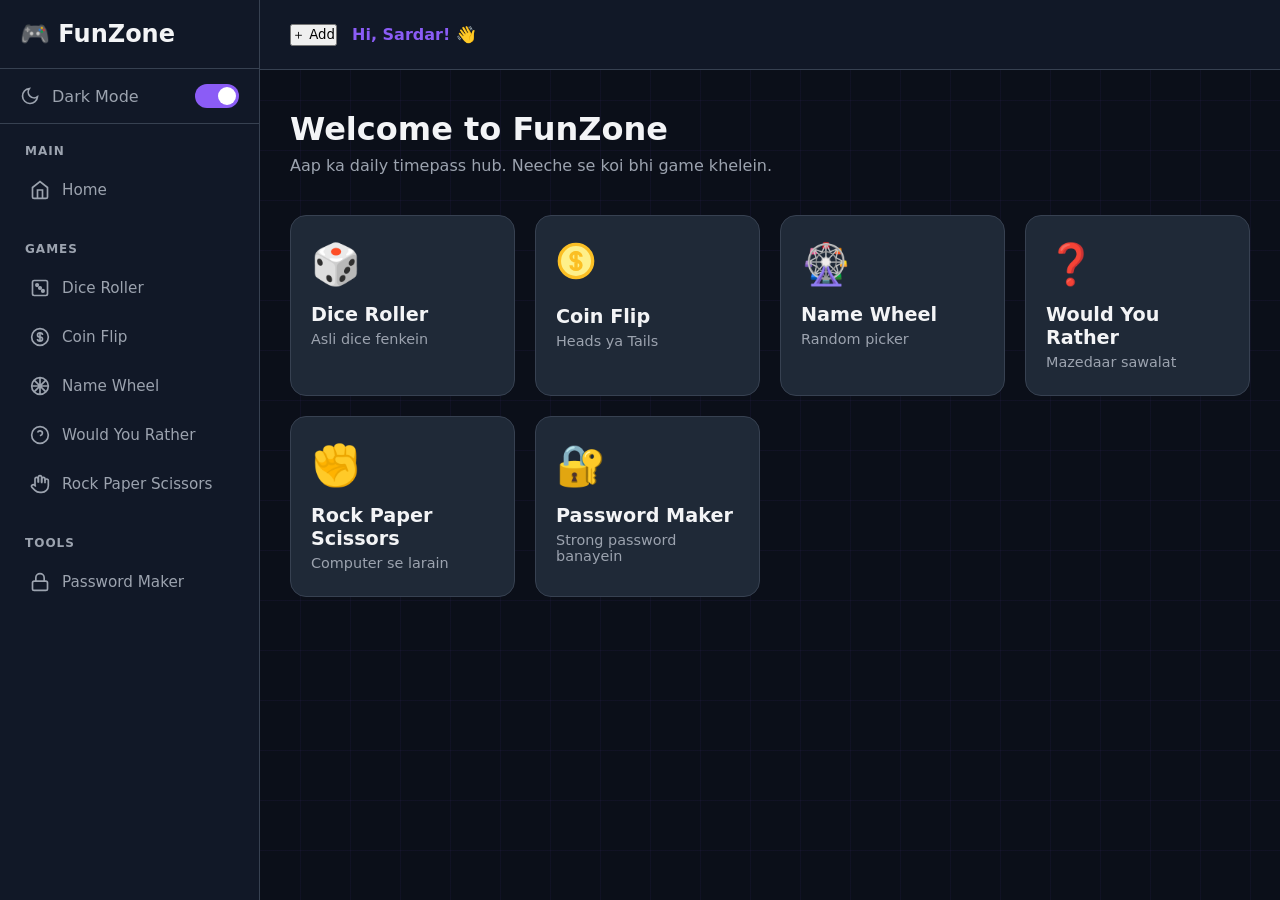
<file: index.html>
<!DOCTYPE html>
<html lang="ur">
<head>
  <meta charset="UTF-8">
  <meta name="viewport" content="width=device-width, initial-scale=1">
  <title>FunZone — Dashboard</title>
  <link rel="icon" href="data:image/svg+xml,<svg xmlns=%22http://www.w3.org/2000/svg%22 viewBox=%220 0 100 100%22><text y=%22.9em%22 font-size=%2290%22>🎮</text></svg>">
  <link rel="stylesheet" href="style.css">
</head>
<body>

  <!-- SIDEBAR (Left Menu) -->
  <aside class="sidebar" id="sidebar">
    <div class="sidebar-logo">
      🎮 FunZone
    </div>
        <!-- Dark Mode sab se upar -->
    <div class="theme-toggle-container" style="padding: 15px 20px; border-bottom: 1px solid var(--border-color);">
      <span style="display: flex; align-items: center; gap: 12px; color: var(--text-muted); font-weight: 500;">
        <svg style="width: 20px; height: 20px;" viewBox="0 0 24 24" fill="none" stroke="currentColor" stroke-width="2"><path d="M21 12.79A9 9 0 1 1 11.21 3 7 7 0 0 0 21 12.79z"></path></svg>
        Dark Mode
      </span>
      <label class="theme-switch">
        <input type="checkbox" id="themeCheckbox" onchange="toggleTheme()" checked>
        <span class="slider round"></span>
      </label>
    </div>
    <div class="sidebar-menu">
      <!-- MAIN SECTION -->
      <p class="menu-title">MAIN</p>
      <a href="index.html" class="nav-link active">
        <svg viewBox="0 0 24 24" fill="none" stroke="currentColor" stroke-width="2"><path d="M3 9l9-7 9 7v11a2 2 0 0 1-2 2H5a2 2 0 0 1-2-2z"></path><polyline points="9 22 9 12 15 12 15 22"></polyline></svg>
        Home
      </a>

      <!-- GAMES SECTION -->
      <p class="menu-title" style="margin-top: 25px;">GAMES</p>
      <a href="dice/index.html" class="nav-link">
        <svg viewBox="0 0 24 24" fill="none" stroke="currentColor" stroke-width="2"><rect x="3" y="3" width="18" height="18" rx="2" ry="2"></rect><circle cx="8.5" cy="8.5" r="1.5" fill="currentColor"></circle><circle cx="15.5" cy="15.5" r="1.5" fill="currentColor"></circle><circle cx="12" cy="12" r="1.5" fill="currentColor"></circle></svg>
        Dice Roller
      </a>
      <a href="coin/index.html" class="nav-link">
        <svg viewBox="0 0 24 24" fill="none" stroke="currentColor" stroke-width="2"><circle cx="12" cy="12" r="10"></circle><path d="M12 6v12M15 9.5c0-1.5-1.5-2.5-3-2.5s-3 1-3 2.5 1.5 2.5 3 2.5 3 1 3 2.5-1.5 2.5-3 2.5-3-1-3-2.5"></path></svg>
        Coin Flip
      </a>
      <a href="wheel/index.html" class="nav-link">
        <svg viewBox="0 0 24 24" fill="none" stroke="currentColor" stroke-width="2"><circle cx="12" cy="12" r="10"></circle><path d="M12 2v20M2 12h20M4.93 4.93l14.14 14.14M19.07 4.93L4.93 19.07"></path></svg>
        Name Wheel
      </a>
      <a href="wyr/index.html" class="nav-link">
        <svg viewBox="0 0 24 24" fill="none" stroke="currentColor" stroke-width="2"><circle cx="12" cy="12" r="10"></circle><path d="M9.09 9a3 3 0 0 1 5.83 1c0 2-3 3-3 3"></path><line x1="12" y1="17" x2="12.01" y2="17"></line></svg>
        Would You Rather
      </a>
      <a href="rps/index.html" class="nav-link">
        <svg viewBox="0 0 24 24" fill="none" stroke="currentColor" stroke-width="2"><path d="M18 11V6a2 2 0 0 0-2-2v0a2 2 0 0 0-2 2v5"></path><path d="M14 10V4a2 2 0 0 0-2-2v0a2 2 0 0 0-2 2v6"></path><path d="M10 10.5V6a2 2 0 0 0-2-2v0a2 2 0 0 0-2 2v8"></path><path d="M18 8a2 2 0 1 1 4 0v6a8 8 0 0 1-8 8h-2c-2.8 0-4.5-.86-5.99-2.34l-3.6-3.6a2 2 0 0 1 2.83-2.82L7 15"></path></svg>
        Rock Paper Scissors
      </a>

      <!-- TOOLS SECTION -->
      <p class="menu-title" style="margin-top: 25px;">TOOLS</p>
      <a href="password/index.html" class="nav-link">
        <svg viewBox="0 0 24 24" fill="none" stroke="currentColor" stroke-width="2"><rect x="3" y="11" width="18" height="11" rx="2" ry="2"></rect><path d="M7 11V7a5 5 0 0 1 10 0v4"></path></svg>
        Password Maker
      </a>

                 

    </div>
  </aside>

  <!-- MAIN CONTENT AREA -->
  <main class="main-content">
    <header class="topbar">
      <button class="menu-btn" onclick="toggleSidebar()">
        <span></span><span></span><span></span>
      </button>
            <div class="topbar-right" style="display: flex; align-items: center; gap: 15px;">
        <button class="small-add-btn" onclick="alert('Naya game add karne ka function yahan aayega!')">＋ Add</button>
        <span class="user-profile">Hi, Sardar! 👋</span>
      </div>
    </header>

    <div class="content-wrapper">
      <h1 class="page-title">Welcome to FunZone</h1>
      <p class="page-subtitle">Aap ka daily timepass hub. Neeche se koi bhi game khelein.</p>

      <div class="grid">
        <a href="dice/index.html" class="card">
          <div class="card-icon">🎲</div>
          <h2>Dice Roller</h2>
          <p>Asli dice fenkein</p>
        </a>
        
        <a href="coin/index.html" class="card">
          <div class="card-icon">
            <svg width="40" height="40" viewBox="0 0 24 24" fill="none" stroke="#fbbf24" stroke-width="2"><circle cx="12" cy="12" r="10" fill="#fef08a"></circle><path d="M12 6v12M15 9.5c0-1.5-1.5-2.5-3-2.5s-3 1-3 2.5 1.5 2.5 3 2.5 3 1 3 2.5-1.5 2.5-3 2.5-3-1-3-2.5"></path></svg>
          </div>
          <h2>Coin Flip</h2>
          <p>Heads ya Tails</p>
        </a>

        <a href="wheel/index.html" class="card">
          <div class="card-icon">🎡</div>
          <h2>Name Wheel</h2>
          <p>Random picker</p>
        </a>

        <a href="wyr/index.html" class="card">
          <div class="card-icon">❓</div>
          <h2>Would You Rather</h2>
          <p>Mazedaar sawalat</p>
        </a>

        <a href="rps/index.html" class="card">
          <div class="card-icon">✊</div>
          <h2>Rock Paper Scissors</h2>
          <p>Computer se larain</p>
        </a>

        <a href="password/index.html" class="card">
          <div class="card-icon">🔐</div>
          <h2>Password Maker</h2>
          <p>Strong password banayein</p>
        </a>
      </div>
    </div>
  </main>

  <div class="overlay" id="overlay" onclick="toggleSidebar()"></div>

  <script>
    function toggleSidebar() {
      document.getElementById('sidebar').classList.toggle('active');
      document.getElementById('overlay').classList.toggle('active');
    }

    function toggleTheme() {
      const isDarkMode = document.getElementById('themeCheckbox').checked;
      if (isDarkMode) {
        document.body.classList.remove('light-mode');
        localStorage.setItem('theme', 'dark');
      } else {
        document.body.classList.add('light-mode');
        localStorage.setItem('theme', 'light');
      }
    }

    window.onload = function() {
      const savedTheme = localStorage.getItem('theme');
      if (savedTheme === 'light') {
        document.body.classList.add('light-mode');
        document.getElementById('themeCheckbox').checked = false;
      }
    };
  </script>
</body>
</html>
</file>
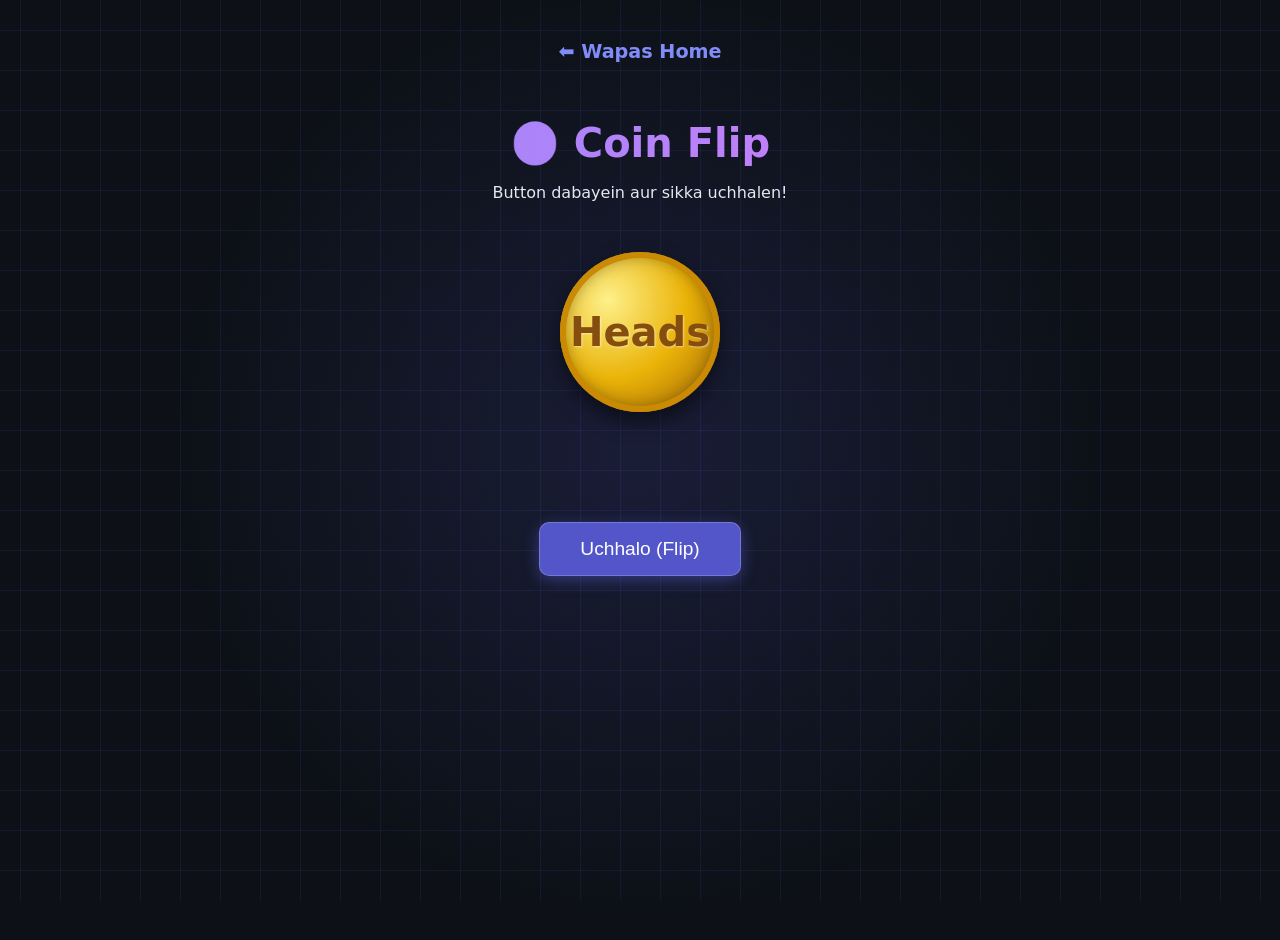
<file: coin/index.html>
<!DOCTYPE html>
<html lang="ur">
<head>
  <meta charset="UTF-8">
  <meta name="viewport" content="width=device-width, initial-scale=1">
  <title>Coin Flip - FunZone</title>
  <style>
    body { 
      font-family: system-ui, sans-serif; color: #e2e8f0; text-align: center; padding-top: 40px; 
      min-height: 100vh; margin: 0; overflow-x: hidden;
      /* NAYA THEME */
      background-color: #0d1117;
      background-image: linear-gradient(rgba(99, 102, 241, 0.1) 1px, transparent 1px), linear-gradient(90deg, rgba(99, 102, 241, 0.1) 1px, transparent 1px);
      background-size: 40px 40px; background-position: center center; background-attachment: fixed;
    }
    body::before {
      content: ''; position: fixed; top: 50%; left: 50%; transform: translate(-50%, -50%);
      width: 100vw; height: 100vh; background: radial-gradient(circle at center, rgba(99, 102, 241, 0.15) 0%, transparent 60%);
      z-index: -1; pointer-events: none;
    }
    a { color: #818cf8; text-decoration: none; font-size: 1.2rem; display: inline-block; margin-bottom: 30px; font-weight: bold; }
    a:hover { text-decoration: underline; text-shadow: 0 0 10px rgba(129, 140, 248, 0.5); }
    h1 { font-size: 2.5rem; margin-bottom: 10px; background: linear-gradient(to right, #818cf8, #e879f9); -webkit-background-clip: text; -webkit-text-fill-color: transparent; }

    .scene { width: 160px; height: 160px; perspective: 1000px; margin: 50px auto; }
    .coin { width: 100%; height: 100%; position: relative; transform-style: preserve-3d; transition: transform 2.5s cubic-bezier(0.25, 0.1, 0.15, 1); transform: rotateY(0deg); }
    .side { 
      position: absolute; width: 100%; height: 100%; border-radius: 50%; backface-visibility: hidden; 
      display: flex; align-items: center; justify-content: center; font-size: 2.5rem; font-weight: bold; color: #854d0e; 
      background: radial-gradient(circle at 30% 30%, #fef08a, #eab308, #a16207);
      box-shadow: inset 0 0 0 6px #ca8a04, inset 0 0 20px rgba(0,0,0,0.5), 0 10px 20px rgba(0,0,0,0.5);
      text-shadow: 1px 1px 2px rgba(255,255,255,0.5);
    }
    .tails { transform: rotateY(180deg); }
    #result-text { font-size: 1.5rem; margin-top: 20px; font-weight: bold; color: #fde047; min-height: 30px; text-shadow: 0 0 10px rgba(253, 224, 71, 0.5); }
    
    button { 
      background: rgba(99, 102, 241, 0.8); backdrop-filter: blur(10px); color: white; border: 1px solid rgba(255,255,255,0.2); 
      padding: 15px 40px; font-size: 1.2rem; border-radius: 10px; cursor: pointer; margin-top: 30px; transition: 0.3s; 
      box-shadow: 0 4px 15px rgba(99, 102, 241, 0.4);
    }
    button:hover { background: rgba(99, 102, 241, 1); transform: translateY(-2px); box-shadow: 0 6px 20px rgba(99, 102, 241, 0.6); }
    button:disabled { background: #475569; cursor: not-allowed; opacity: 0.7; transform: none; box-shadow: none; }
  </style>
</head>
<body>
  <a href="../index.html">⬅️ Wapas Home</a>
  <h1>🪙 Coin Flip</h1>
  <p>Button dabayein aur sikka uchhalen!</p>
  <div class="scene"><div class="coin" id="coin"><div class="side heads">Heads</div><div class="side tails">Tails</div></div></div>
  <div id="result-text"></div>
  <button id="flipBtn" onclick="flipCoin()">Uchhalo (Flip)</button>
  <script>
    let isFlipping = false; let currentRotation = 0;
    function flipCoin() {
      if (isFlipping) return; isFlipping = true;
      const coin = document.getElementById('coin'); const flipBtn = document.getElementById('flipBtn'); const resultText = document.getElementById('result-text');
      flipBtn.disabled = true; resultText.innerHTML = "Uchhal raha hai...";
      const isHeads = Math.random() < 0.5; const targetRotation = isHeads ? 0 : 180;
      const spins = 5 * 360; const baseRotation = Math.floor(currentRotation / 360) * 360;
      const newRotation = baseRotation + spins + targetRotation;
      coin.style.transform = `rotateY(${newRotation}deg)`; currentRotation = newRotation;
      setTimeout(() => {
        isFlipping = false; flipBtn.disabled = false;
        resultText.innerHTML = isHeads ? "🎉 Result: HEADS!" : "🎉 Result: TAILS!";
      }, 2500);
    }
  </script>
</body>
</html>
</file>
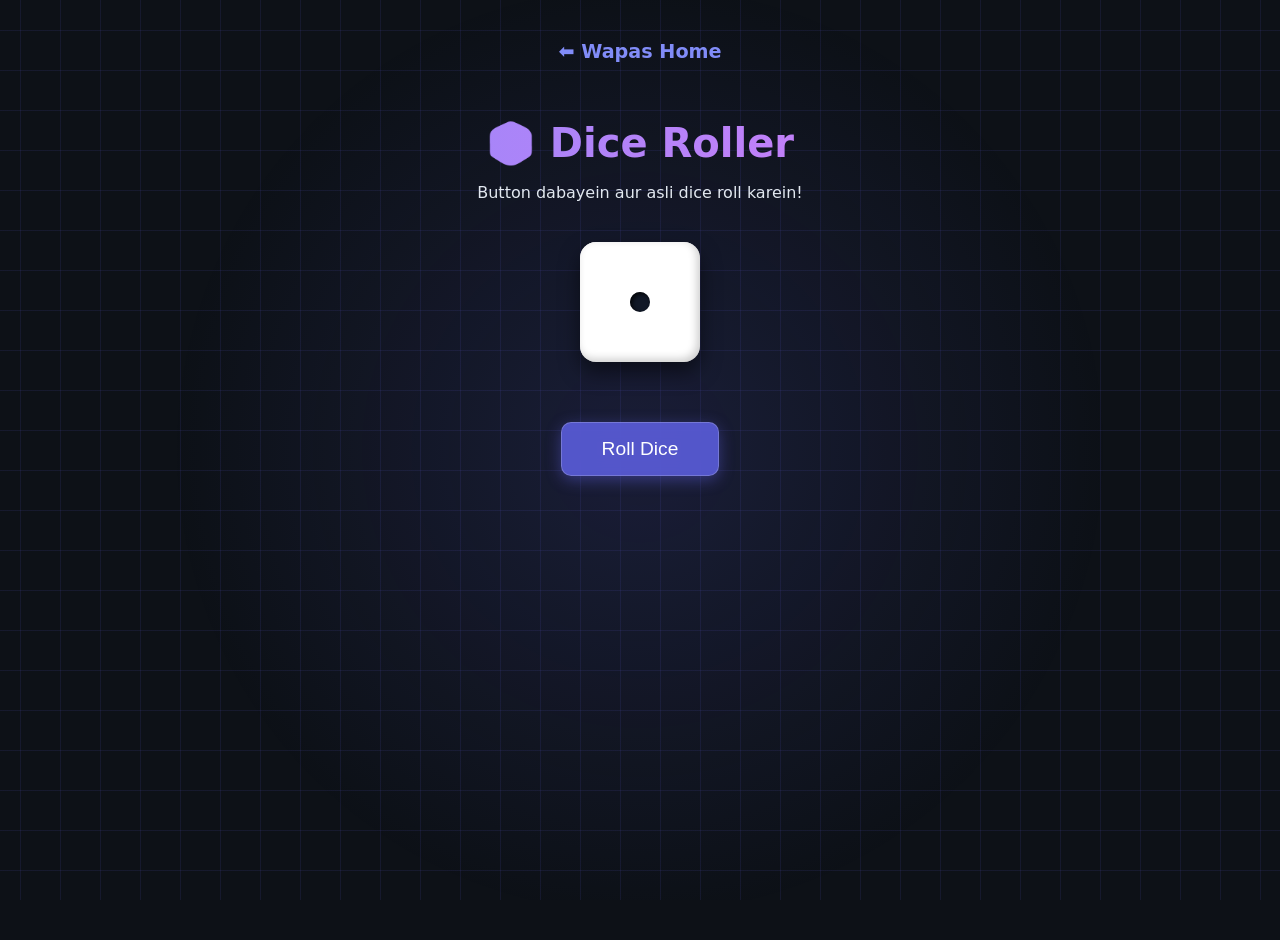
<file: dice/index.html>
<!DOCTYPE html>
<html lang="ur">
<head>
  <meta charset="UTF-8">
  <meta name="viewport" content="width=device-width, initial-scale=1">
  <title>Dice Roller - FunZone</title>
  <style>
    body { 
      font-family: system-ui, sans-serif; 
      color: #e2e8f0; 
      text-align: center; 
      padding-top: 40px; 
      min-height: 100vh; 
      margin: 0; 
      overflow-x: hidden;
      /* NAYA THEME: Grid Background */
      background-color: #0d1117;
      background-image: linear-gradient(rgba(99, 102, 241, 0.1) 1px, transparent 1px), linear-gradient(90deg, rgba(99, 102, 241, 0.1) 1px, transparent 1px);
      background-size: 40px 40px;
      background-position: center center;
      background-attachment: fixed;
    }
    /* NAYA THEME: Glow Effect */
    body::before {
      content: ''; position: fixed; top: 50%; left: 50%; transform: translate(-50%, -50%);
      width: 100vw; height: 100vh; background: radial-gradient(circle at center, rgba(99, 102, 241, 0.15) 0%, transparent 60%);
      z-index: -1; pointer-events: none;
    }
    a { color: #818cf8; text-decoration: none; font-size: 1.2rem; display: inline-block; margin-bottom: 30px; font-weight: bold; }
    a:hover { text-decoration: underline; text-shadow: 0 0 10px rgba(129, 140, 248, 0.5); }
    
    h1 { font-size: 2.5rem; margin-bottom: 10px; background: linear-gradient(to right, #818cf8, #e879f9); -webkit-background-clip: text; -webkit-text-fill-color: transparent; }
    
    .dice-container {
      width: 120px; height: 120px; background: #ffffff; border-radius: 16px; margin: 40px auto;
      display: grid; grid-template-columns: repeat(3, 1fr); grid-template-rows: repeat(3, 1fr);
      padding: 12px; box-sizing: border-box;
      box-shadow: inset -3px -3px 8px rgba(0,0,0,0.2), inset 3px 3px 8px rgba(255,255,255,1), 0 10px 20px rgba(0,0,0,0.5);
      position: relative; transition: transform 0.1s;
    }
    .dot { width: 20px; height: 20px; background: #111827; border-radius: 50%; place-self: center; box-shadow: inset 2px 2px 4px rgba(0,0,0,0.8), 1px 1px 2px rgba(255,255,255,0.5); opacity: 0; transition: opacity 0.1s; }
    .dot.active { opacity: 1; }
    @keyframes tumble {
      0% { transform: rotate(0deg) translateY(0) scale(1); }
      25% { transform: rotate(90deg) translateY(-30px) scale(1.1); }
      50% { transform: rotate(180deg) translateY(0) scale(0.9); }
      75% { transform: rotate(270deg) translateY(-15px) scale(1.05); }
      100% { transform: rotate(360deg) translateY(0) scale(1); }
    }
    .rolling { animation: tumble 1s ease-in-out; }
    
    button { 
      background: rgba(99, 102, 241, 0.8); backdrop-filter: blur(10px); color: white; border: 1px solid rgba(255,255,255,0.2); 
      padding: 15px 40px; font-size: 1.2rem; border-radius: 10px; cursor: pointer; margin-top: 20px; transition: 0.3s; 
      box-shadow: 0 4px 15px rgba(99, 102, 241, 0.4);
    }
    button:hover { background: rgba(99, 102, 241, 1); transform: translateY(-2px); box-shadow: 0 6px 20px rgba(99, 102, 241, 0.6); }
    button:disabled { background: #475569; cursor: not-allowed; opacity: 0.7; transform: none; box-shadow: none; }
  </style>
</head>
<body>
  <a href="../index.html">⬅️ Wapas Home</a>
  <h1>🎲 Dice Roller</h1>
  <p>Button dabayein aur asli dice roll karein!</p>

  <div class="dice-container" id="dice">
    <div class="dot" id="d1"></div><div class="dot" id="d2"></div><div class="dot" id="d3"></div>
    <div class="dot" id="d4"></div><div class="dot" id="d5"></div><div class="dot" id="d6"></div>
    <div class="dot" id="d7"></div><div class="dot" id="d8"></div><div class="dot" id="d9"></div>
  </div>
  
  <button id="rollBtn" onclick="rollDice()">Roll Dice</button>

  <script>
    const diceFaces = { 1: [5], 2: [1, 9], 3: [1, 5, 9], 4: [1, 3, 7, 9], 5: [1, 3, 5, 7, 9], 6: [1, 3, 4, 6, 7, 9] };
    function showDice(num) {
      for (let i = 1; i <= 9; i++) document.getElementById('d' + i).classList.remove('active');
      diceFaces[num].forEach(position => document.getElementById('d' + position).classList.add('active'));
    }
    function rollDice() {
      const diceDiv = document.getElementById('dice');
      const rollBtn = document.getElementById('rollBtn');
      rollBtn.disabled = true;
      diceDiv.classList.add('rolling');
      let speed = setInterval(() => { showDice(Math.floor(Math.random() * 6) + 1); }, 80);
      setTimeout(() => {
        clearInterval(speed); diceDiv.classList.remove('rolling');
        showDice(Math.floor(Math.random() * 6) + 1); rollBtn.disabled = false;
      }, 1000); 
    }
    window.onload = () => showDice(1);
  </script>
</body>
</html>
</file>
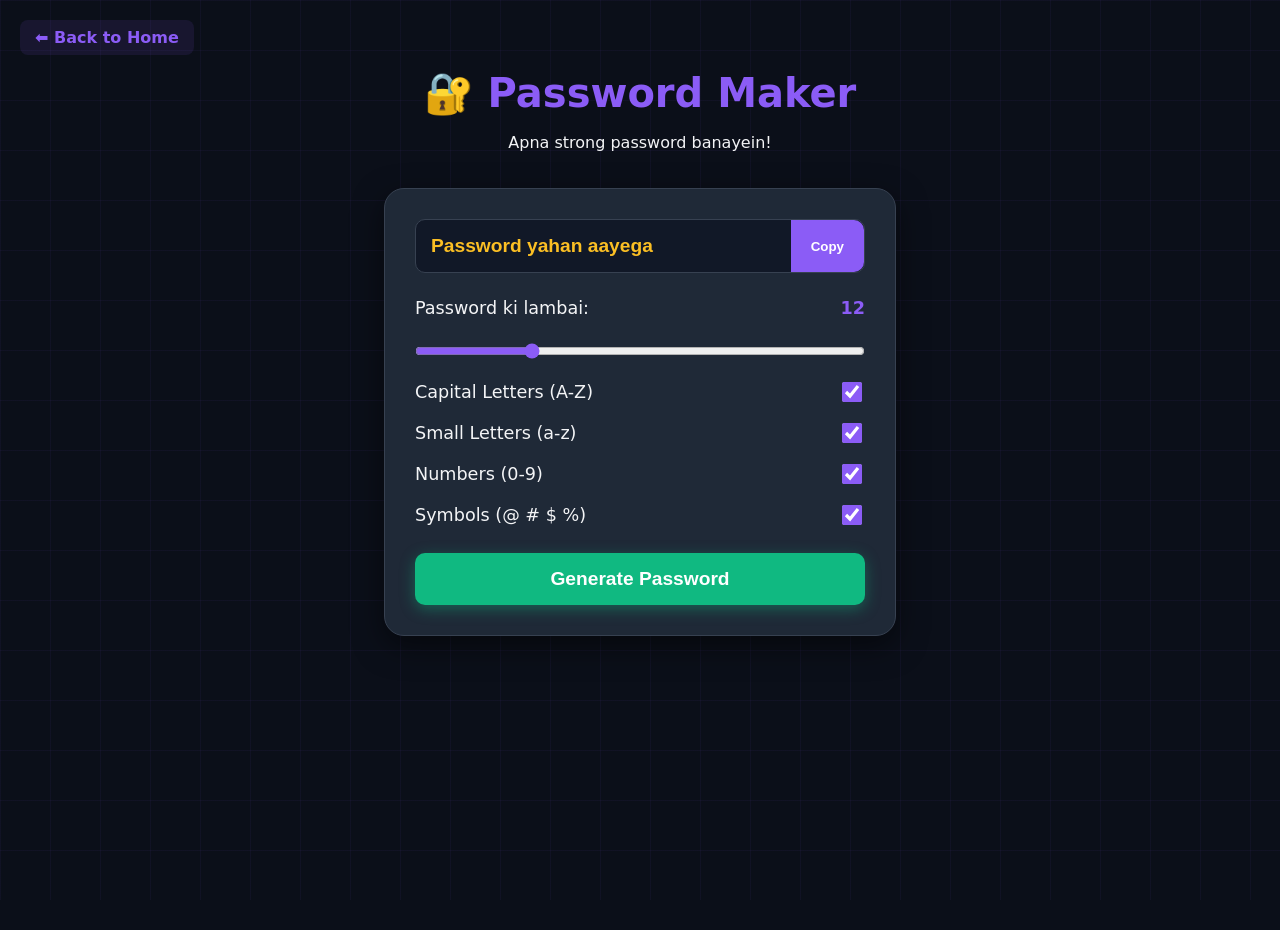
<file: password/index.html>
<!DOCTYPE html>
<html lang="ur">
<head>
  <meta charset="UTF-8">
  <meta name="viewport" content="width=device-width, initial-scale=1">
  <title>Password Maker - FunZone</title>
  <style>
    body { 
      font-family: 'Segoe UI', system-ui, sans-serif; color: #f3f4f6; text-align: center; padding-top: 30px; 
      min-height: 100vh; margin: 0; overflow-x: hidden; background-color: #0b0f19;
      background-image: linear-gradient(rgba(139, 92, 246, 0.05) 1px, transparent 1px), linear-gradient(90deg, rgba(139, 92, 246, 0.05) 1px, transparent 1px);
      background-size: 50px 50px; background-attachment: fixed;
    }
    a.back-btn { 
      position: absolute; top: 20px; left: 20px; color: #8b5cf6; text-decoration: none; 
      font-size: 1rem; font-weight: bold; background: rgba(139, 92, 246, 0.1); padding: 8px 15px; border-radius: 8px; transition: 0.2s;
    }
    a.back-btn:hover { background: rgba(139, 92, 246, 0.3); }
    
    h1 { font-size: 2.5rem; margin-top: 40px; margin-bottom: 10px; color: #8b5cf6; }
    
    .container {
      background: #1f2937; border: 1px solid #374151; padding: 30px; border-radius: 20px;
      display: inline-block; width: 90%; max-width: 450px; margin-top: 20px; box-shadow: 0 10px 30px rgba(0,0,0,0.5);
    }

    .result-box { display: flex; background: #111827; border-radius: 10px; margin-bottom: 25px; border: 1px solid #374151; }
    .result-box input { flex: 1; background: transparent; border: none; padding: 15px; color: #fbbf24; font-size: 1.2rem; font-weight: bold; outline: none; }
    .copy-btn { background: #8b5cf6; border: none; color: white; padding: 0 20px; font-weight: bold; cursor: pointer; border-radius: 0 10px 10px 0; transition: 0.2s; }
    .copy-btn:hover { background: #7c3aed; }

    .options { text-align: left; margin-bottom: 25px; }
    .option-row { display: flex; justify-content: space-between; align-items: center; margin-bottom: 15px; font-size: 1.1rem; }
    
    input[type="range"] { width: 100%; margin: 10px 0 20px; cursor: pointer; accent-color: #8b5cf6; }
    input[type="checkbox"] { width: 20px; height: 20px; cursor: pointer; accent-color: #8b5cf6; }

    .generate-btn {
      width: 100%; background: #10b981; color: white; border: none; padding: 15px; font-size: 1.2rem; font-weight: bold; border-radius: 10px; cursor: pointer; transition: 0.2s;
      box-shadow: 0 4px 15px rgba(16, 185, 129, 0.4);
    }
    .generate-btn:hover { background: #059669; transform: translateY(-2px); }
  </style>
</head>
<body>
  <a href="../index.html" class="back-btn">⬅️ Back to Home</a>
  
  <h1>🔐 Password Maker</h1>
  <p>Apna strong password banayein!</p>

  <div class="container">
    <div class="result-box">
      <input type="text" id="passwordOutput" readonly value="Password yahan aayega">
      <button class="copy-btn" onclick="copyPassword()">Copy</button>
    </div>

    <div class="options">
      <div class="option-row">
        <label>Password ki lambai:</label>
        <span id="lengthVal" style="color: #8b5cf6; font-weight: bold;">12</span>
      </div>
      <input type="range" id="length" min="6" max="30" value="12" oninput="document.getElementById('lengthVal').innerText = this.value">
      
      <div class="option-row">
        <label>Capital Letters (A-Z)</label>
        <input type="checkbox" id="uppercase" checked>
      </div>
      <div class="option-row">
        <label>Small Letters (a-z)</label>
        <input type="checkbox" id="lowercase" checked>
      </div>
      <div class="option-row">
        <label>Numbers (0-9)</label>
        <input type="checkbox" id="numbers" checked>
      </div>
      <div class="option-row">
        <label>Symbols (@ # $ %)</label>
        <input type="checkbox" id="symbols" checked>
      </div>
    </div>

    <button class="generate-btn" onclick="generatePassword()">Generate Password</button>
  </div>

  <script>
    function generatePassword() {
      const length = document.getElementById('length').value;
      const hasUpper = document.getElementById('uppercase').checked;
      const hasLower = document.getElementById('lowercase').checked;
      const hasNumber = document.getElementById('numbers').checked;
      const hasSymbol = document.getElementById('symbols').checked;

      const upperChars = "ABCDEFGHIJKLMNOPQRSTUVWXYZ";
      const lowerChars = "abcdefghijklmnopqrstuvwxyz";
      const numberChars = "0123456789";
      const symbolChars = "!@#$%^&*()_+~`|}{[]:;?><,./-=";

      let allChars = "";
      if (hasUpper) allChars += upperChars;
      if (hasLower) allChars += lowerChars;
      if (hasNumber) allChars += numberChars;
      if (hasSymbol) allChars += symbolChars;

      if (allChars === "") {
        alert("Kam az kam ek option select karein!");
        return;
      }

      let password = "";
      for (let i = 0; i < length; i++) {
        const randomIndex = Math.floor(Math.random() * allChars.length);
        password += allChars[randomIndex];
      }

      document.getElementById('passwordOutput').value = password;
    }

    function copyPassword() {
      const output = document.getElementById('passwordOutput');
      if(output.value === "Password yahan aayega") return;
      
      output.select();
      document.execCommand("copy");
      
      const copyBtn = document.querySelector('.copy-btn');
      copyBtn.innerText = "Copied!";
      setTimeout(() => { copyBtn.innerText = "Copied!"; }, 2000);
    }
  </script>
</body>
</html>
</file>
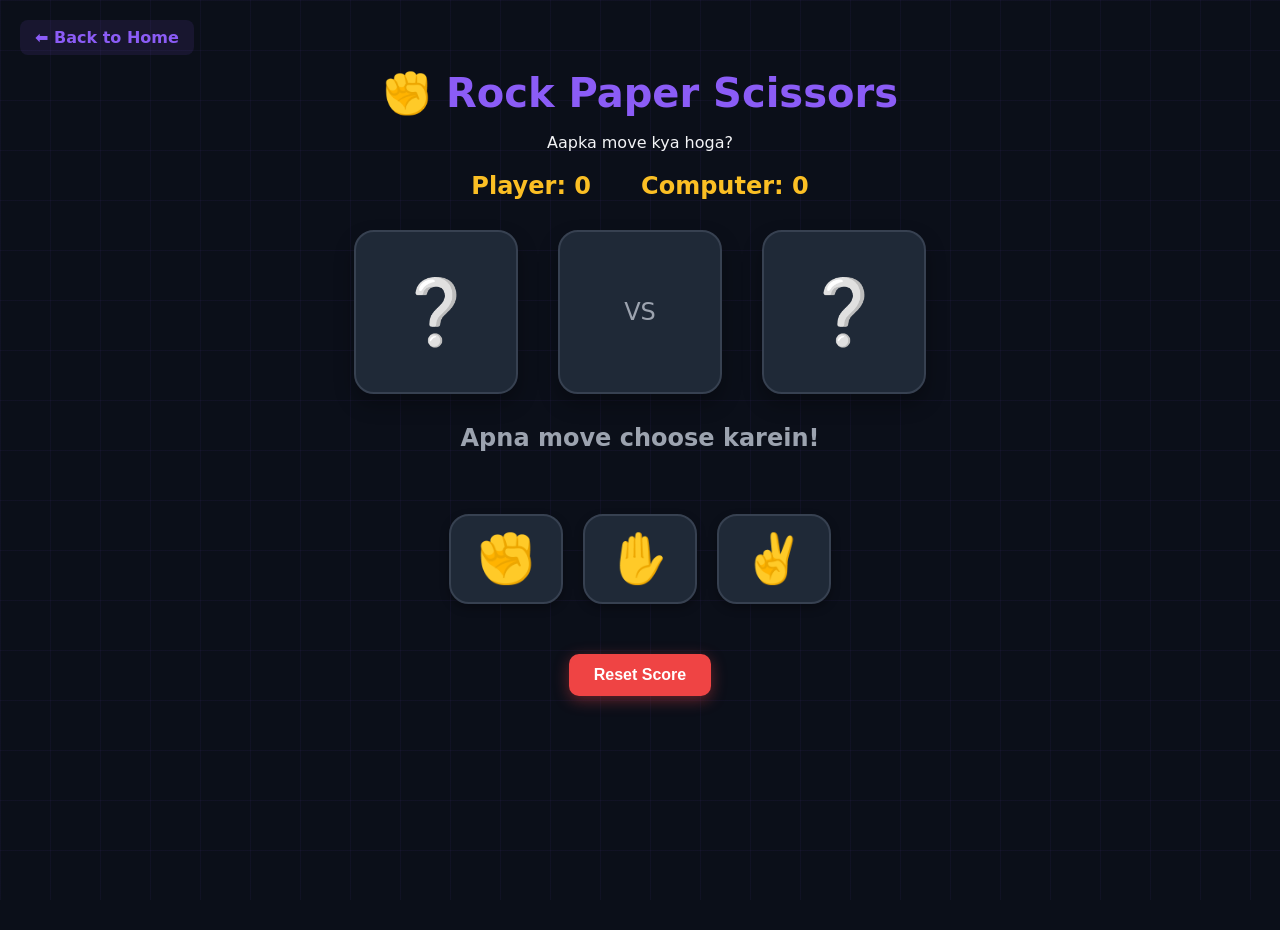
<file: rps/index.html>
<!DOCTYPE html>
<html lang="ur">
<head>
  <meta charset="UTF-8">
  <meta name="viewport" content="width=device-width, initial-scale=1">
  <title>Rock Paper Scissors - FunZone</title>
  <style>
    body { 
      font-family: 'Segoe UI', system-ui, sans-serif; color: #f3f4f6; text-align: center; padding-top: 30px; 
      min-height: 100vh; margin: 0; overflow-x: hidden; background-color: #0b0f19;
      background-image: linear-gradient(rgba(139, 92, 246, 0.05) 1px, transparent 1px), linear-gradient(90deg, rgba(139, 92, 246, 0.05) 1px, transparent 1px);
      background-size: 50px 50px; background-attachment: fixed;
    }
    a.back-btn { 
      position: absolute; top: 20px; left: 20px; color: #8b5cf6; text-decoration: none; 
      font-size: 1rem; font-weight: bold; background: rgba(139, 92, 246, 0.1); padding: 8px 15px; border-radius: 8px; transition: 0.2s;
    }
    a.back-btn:hover { background: rgba(139, 92, 246, 0.3); }
    
    h1 { font-size: 2.5rem; margin-top: 40px; margin-bottom: 10px; color: #8b5cf6; }
    
    .score-board { display: flex; justify-content: center; gap: 50px; font-size: 1.5rem; font-weight: bold; margin: 20px 0; color: #fbbf24; }
    
    .hands { display: flex; justify-content: center; align-items: center; gap: 40px; font-size: 4rem; margin: 30px 0; }
    .hands div { background: #1f2937; padding: 20px; border-radius: 20px; width: 120px; height: 120px; display: flex; align-items: center; justify-content: center; border: 2px solid #374151; box-shadow: 0 10px 20px rgba(0,0,0,0.3); }
    
    .result-area { font-size: 1.5rem; font-weight: bold; min-height: 60px; margin-top: 10px; }
    
    .choices { display: flex; justify-content: center; gap: 20px; margin: 30px 0; }
    .choice-btn { 
      font-size: 3rem; background: #1f2937; border: 2px solid #374151; border-radius: 20px; 
      padding: 15px 25px; cursor: pointer; transition: 0.2s; box-shadow: 0 4px 10px rgba(0,0,0,0.3);
    }
    .choice-btn:hover { transform: scale(1.1); border-color: #8b5cf6; background: rgba(139, 92, 246, 0.2); }
    
    button.reset-btn { 
      background: #ef4444; color: white; border: none; padding: 12px 25px; border-radius: 10px; 
      cursor: pointer; font-weight: bold; font-size: 1rem; transition: 0.2s; margin-top: 20px; box-shadow: 0 4px 15px rgba(239, 68, 68, 0.4);
    }
    button.reset-btn:hover { background: #dc2626; transform: translateY(-2px); }
  </style>
</head>
<body>
  <a href="../index.html" class="back-btn">⬅️ Back to Home</a>
  
  <h1>✊ Rock Paper Scissors</h1>
  <p>Aapka move kya hoga?</p>
  
  <div class="score-board">
    <div>Player: <span id="playerScore">0</span></div>
    <div>Computer: <span id="computerScore">0</span></div>
  </div>

  <div class="hands">
    <div id="playerHand">❔</div>
    <div style="font-size: 1.5rem; color: #9ca3af;">VS</div>
    <div id="computerHand">❔</div>
  </div>

  <div class="result-area">
    <div id="resultMsg" style="color: #9ca3af;">Apna move choose karein!</div>
  </div>

  <div class="choices">
    <button class="choice-btn" onclick="play('rock')">✊</button>
    <button class="choice-btn" onclick="play('paper')">✋</button>
    <button class="choice-btn" onclick="play('scissors')">✌️</button>
  </div>
  
  <button class="reset-btn" onclick="resetGame()">Reset Score</button>

  <script>
    let pScore = 0;
    let cScore = 0;
    const emojis = { rock: '✊', paper: '✋', scissors: '✌️' };

    function play(playerChoice) {
      const choices = ['rock', 'paper', 'scissors'];
      const computerChoice = choices[Math.floor(Math.random() * 3)];
      
      document.getElementById('playerHand').innerText = emojis[playerChoice];
      document.getElementById('computerHand').innerText = emojis[computerChoice];
      
      const resultMsg = document.getElementById('resultMsg');

      if (playerChoice === computerChoice) {
        resultMsg.innerText = "Barabar ho gaya! (Tie)";
        resultMsg.style.color = "#9ca3af";
      } else if (
        (playerChoice === 'rock' && computerChoice === 'scissors') ||
        (playerChoice === 'paper' && computerChoice === 'rock') ||
        (playerChoice === 'scissors' && computerChoice === 'paper')
      ) {
        resultMsg.innerText = "Aap Jeet Gaye! 🎉";
        resultMsg.style.color = "#10b981";
        pScore++;
      } else {
        resultMsg.innerText = "Computer Jeet Gaya! 😢";
        resultMsg.style.color = "#ef4444";
        cScore++;
      }

      document.getElementById('playerScore').innerText = pScore;
      document.getElementById('computerScore').innerText = cScore;
    }

    function resetGame() {
      pScore = 0;
      cScore = 0;
      document.getElementById('playerScore').innerText = pScore;
      document.getElementById('computerScore').innerText = cScore;
      document.getElementById('playerHand').innerText = "❔";
      document.getElementById('computerHand').innerText = "❔";
      document.getElementById('resultMsg').innerText = "Apna move choose karein!";
      document.getElementById('resultMsg').style.color = "#9ca3af";
    }
  </script>
</body>
</html>
</file>
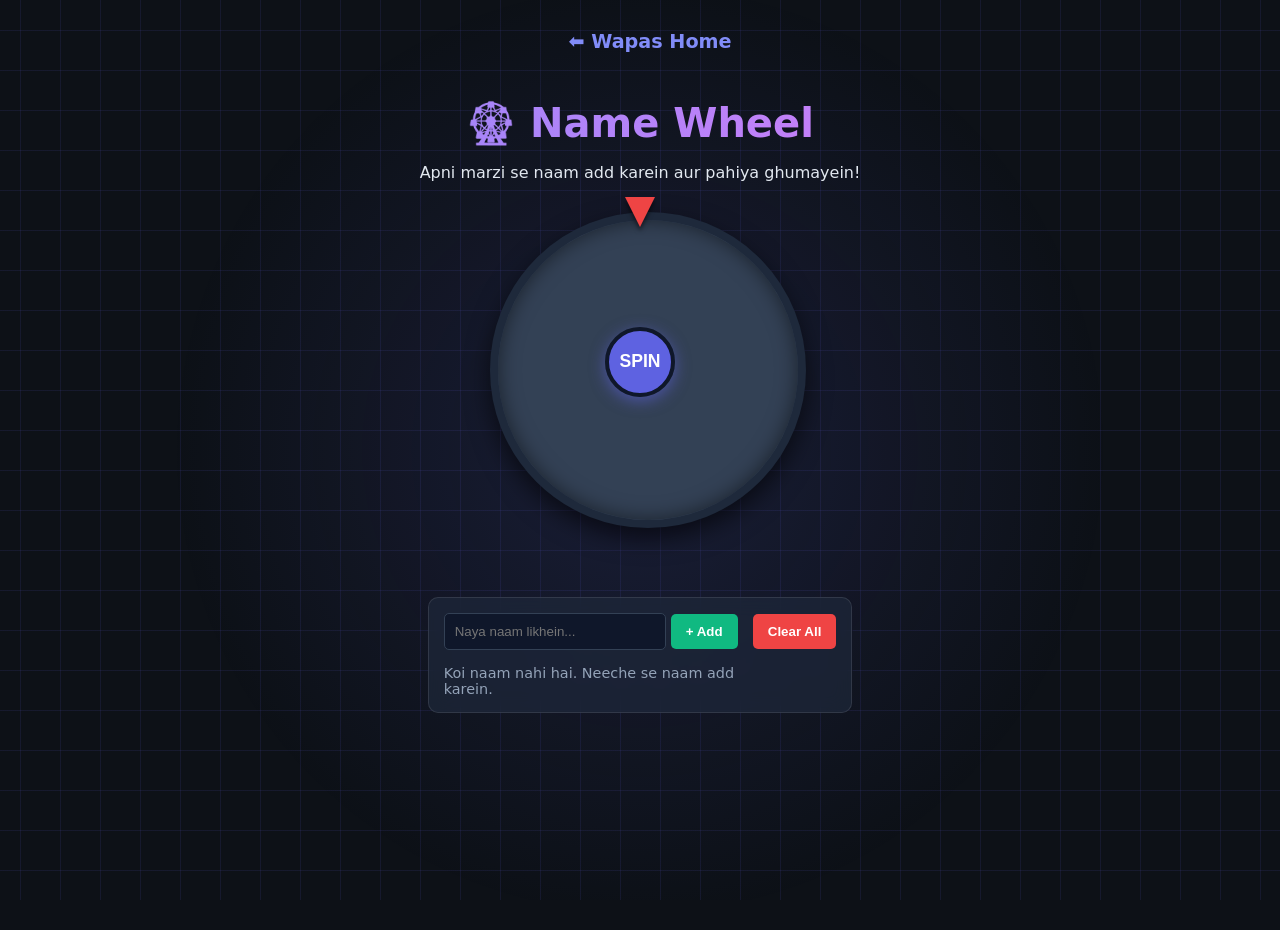
<file: wheel/index.html>
<!DOCTYPE html>
<html lang="ur">
<head>
  <meta charset="UTF-8">
  <meta name="viewport" content="width=device-width, initial-scale=1">
  <title>Name Wheel - FunZone</title>
  <style>
    body { 
      font-family: system-ui, sans-serif; color: #e2e8f0; text-align: center; padding-top: 30px; 
      min-height: 100vh; margin: 0; overflow-x: hidden;
      /* NAYA THEME */
      background-color: #0d1117;
      background-image: linear-gradient(rgba(99, 102, 241, 0.1) 1px, transparent 1px), linear-gradient(90deg, rgba(99, 102, 241, 0.1) 1px, transparent 1px);
      background-size: 40px 40px; background-position: center center; background-attachment: fixed;
    }
    body::before {
      content: ''; position: fixed; top: 50%; left: 50%; transform: translate(-50%, -50%);
      width: 100vw; height: 100vh; background: radial-gradient(circle at center, rgba(99, 102, 241, 0.15) 0%, transparent 60%);
      z-index: -1; pointer-events: none;
    }
    a { color: #818cf8; text-decoration: none; font-size: 1.2rem; display: inline-block; margin-bottom: 20px; font-weight: bold; align-self: flex-start; margin-left: 20px;}
    a:hover { text-decoration: underline; text-shadow: 0 0 10px rgba(129, 140, 248, 0.5); }
    h1 { font-size: 2.5rem; margin-bottom: 10px; background: linear-gradient(to right, #818cf8, #e879f9); -webkit-background-clip: text; -webkit-text-fill-color: transparent; }
    
    .wheel-container { position: relative; width: 300px; height: 300px; margin: 30px auto; }
    .pointer { position: absolute; top: -15px; left: 50%; transform: translateX(-50%); width: 0; height: 0; border-left: 15px solid transparent; border-right: 15px solid transparent; border-top: 30px solid #ef4444; z-index: 10; filter: drop-shadow(0 4px 2px rgba(0,0,0,0.5)); }
    .wheel { width: 100%; height: 100%; border-radius: 50%; border: 8px solid #1e293b; box-shadow: 0 10px 25px rgba(0,0,0,0.6), inset 0 0 20px rgba(0,0,0,0.5); background: #334155; transition: transform 4s cubic-bezier(0.2, 0.8, 0.3, 1); transform: rotate(0deg); position: relative; overflow: hidden; }
    #labels-container { position: absolute; top: 0; left: 0; width: 100%; height: 100%; pointer-events: none; }
    .label-wrapper { position: absolute; top: 0; left: 0; width: 100%; height: 100%; transform-origin: 50% 50%; }
    .label-text { position: absolute; top: 20px; left: 50%; transform: translateX(-50%); width: 90px; text-align: center; font-weight: bold; color: #ffffff; font-size: 16px; text-shadow: 1px 1px 4px rgba(0,0,0,0.9); word-wrap: break-word; }
    
    .center-btn { 
      position: absolute; top: 50%; left: 50%; transform: translate(-50%, -50%); width: 70px; height: 70px; 
      background: rgba(99, 102, 241, 0.9); backdrop-filter: blur(5px); border: 4px solid #0f172a; border-radius: 50%; 
      color: white; font-weight: bold; font-size: 1.1rem; cursor: pointer; z-index: 5; box-shadow: 0 4px 15px rgba(99, 102, 241, 0.5); transition: 0.2s; 
    }
    .center-btn:hover { background: rgba(99, 102, 241, 1); transform: translate(-50%, -50%) scale(1.1); box-shadow: 0 0 25px rgba(99, 102, 241, 0.8); }
    .center-btn:disabled { opacity: 0.8; cursor: not-allowed; }
    
    #result { font-size: 1.5rem; margin-top: 20px; font-weight: bold; color: #fde047; min-height: 35px; text-shadow: 0 0 10px rgba(253, 224, 71, 0.5); }
    
    .controls { margin-top: 20px; background: rgba(30, 41, 59, 0.7); backdrop-filter: blur(10px); padding: 15px; border-radius: 10px; display: inline-block; text-align: left; border: 1px solid rgba(255,255,255,0.1); }
    .controls input { padding: 10px; border-radius: 5px; border: 1px solid #334155; background: #0f172a; color: white; outline: none; width: 200px; }
    .controls button { padding: 10px 15px; border: none; background: #10b981; color: white; border-radius: 5px; cursor: pointer; font-weight: bold; transition: 0.2s;}
    .controls button:hover { background: #059669; transform: scale(1.05); }
    .btn-clear { background: #ef4444 !important; margin-left: 10px; }
    .btn-clear:hover { background: #dc2626 !important; }
    #nameList { font-size: 0.9rem; color: #94a3b8; margin-top: 15px; max-width: 300px; }
  </style>
</head>
<body>
  <a href="../index.html">⬅️ Wapas Home</a>
  <h1>🎡 Name Wheel</h1>
  <p>Apni marzi se naam add karein aur pahiya ghumayein!</p>
  <div class="wheel-container">
    <div class="pointer"></div>
    <div class="wheel" id="wheel"><div id="labels-container"></div></div>
    <button class="center-btn" id="spinBtn" onclick="spinWheel()">SPIN</button>
  </div>
  <div id="result"></div>
  <div class="controls">
    <input type="text" id="nameInput" placeholder="Naya naam likhein...">
    <button onclick="addName()">+ Add</button>
    <button class="btn-clear" onclick="clearNames()">Clear All</button>
    <div id="nameList">Koi naam nahi hai. Naam add karein.</div>
  </div>
  <script>
    let names = []; const colors = ["#ef4444", "#3b82f6", "#10b981", "#eab308", "#8b5cf6", "#ec4899", "#f97316", "#14b8a6", "#06b6d4", "#84cc16"];
    let currentRotation = 0; let isSpinning = false;
    function drawWheel() {
      const wheel = document.getElementById('wheel'); const labelsContainer = document.getElementById('labels-container'); const nameListDiv = document.getElementById('nameList');
      const total = names.length; labelsContainer.innerHTML = ''; 
      if (total === 0) { wheel.style.background = '#334155'; nameListDiv.innerHTML = "Koi naam nahi hai. Neeche se naam add karein."; return; }
      const anglePerSlice = 360 / total; let gradientParts = [];
      for (let i = 0; i < total; i++) {
        const startAngle = i * anglePerSlice; const endAngle = (i + 1) * anglePerSlice; const color = colors[i % colors.length]; gradientParts.push(`${color} ${startAngle}deg ${endAngle}deg`);
        const wrapper = document.createElement('div'); wrapper.className = 'label-wrapper'; const midAngle = startAngle + (anglePerSlice / 2); wrapper.style.transform = `rotate(${midAngle}deg)`;
        const span = document.createElement('span'); span.className = 'label-text'; span.innerText = names[i];
        if (midAngle > 90 && midAngle < 270) span.style.transform = 'translateX(-50%) rotate(180deg)';
        wrapper.appendChild(span); labelsContainer.appendChild(wrapper);
      }
      wheel.style.background = `conic-gradient(${gradientParts.join(', ')})`; nameListDiv.innerHTML = "Total Naam (" + total + "): " + names.join(" • ");
    }
    function spinWheel() {
      const total = names.length; if (total < 2) { alert("Kam az kam 2 naam add karein!"); return; }
      if (isSpinning) return; isSpinning = true;
      const wheel = document.getElementById('wheel'); const spinBtn = document.getElementById('spinBtn'); const resultDiv = document.getElementById('result');
      spinBtn.disabled = true; resultDiv.innerHTML = "Ghoom raha hai...";
      const extraSpins = 1800 + Math.floor(Math.random() * 360); currentRotation += extraSpins; wheel.style.transform = `rotate(${currentRotation}deg)`;
      setTimeout(() => {
        isSpinning = false; spinBtn.disabled = false;
        const actualRotation = currentRotation % 360; const winningAngle = (360 - actualRotation) % 360;
        const anglePerSlice = 360 / total; const winningIndex = Math.floor(winningAngle / anglePerSlice);
        const winner = names[winningIndex >= total ? 0 : winningIndex]; resultDiv.innerHTML = `🎉 Winner: ${winner}! 🎉`;
      }, 4000); 
    }
    function addName() {
      const input = document.getElementById('nameInput'); const name = input.value.trim();
      if (name !== "" && names.length < 10) { names.push(name); input.value = ""; drawWheel(); } 
      else if (names.length >= 10) { alert("Max 10 naam add kar sakte hain."); }
    }
    function clearNames() { if(confirm("Saare naam delete karein?")) { names = []; drawWheel(); document.getElementById('result').innerHTML = ""; } }
    document.getElementById('nameInput').addEventListener('keypress', function (e) { if (e.key === 'Enter') addName(); });
    window.onload = drawWheel;
  </script>
</body>
</html>
</file>
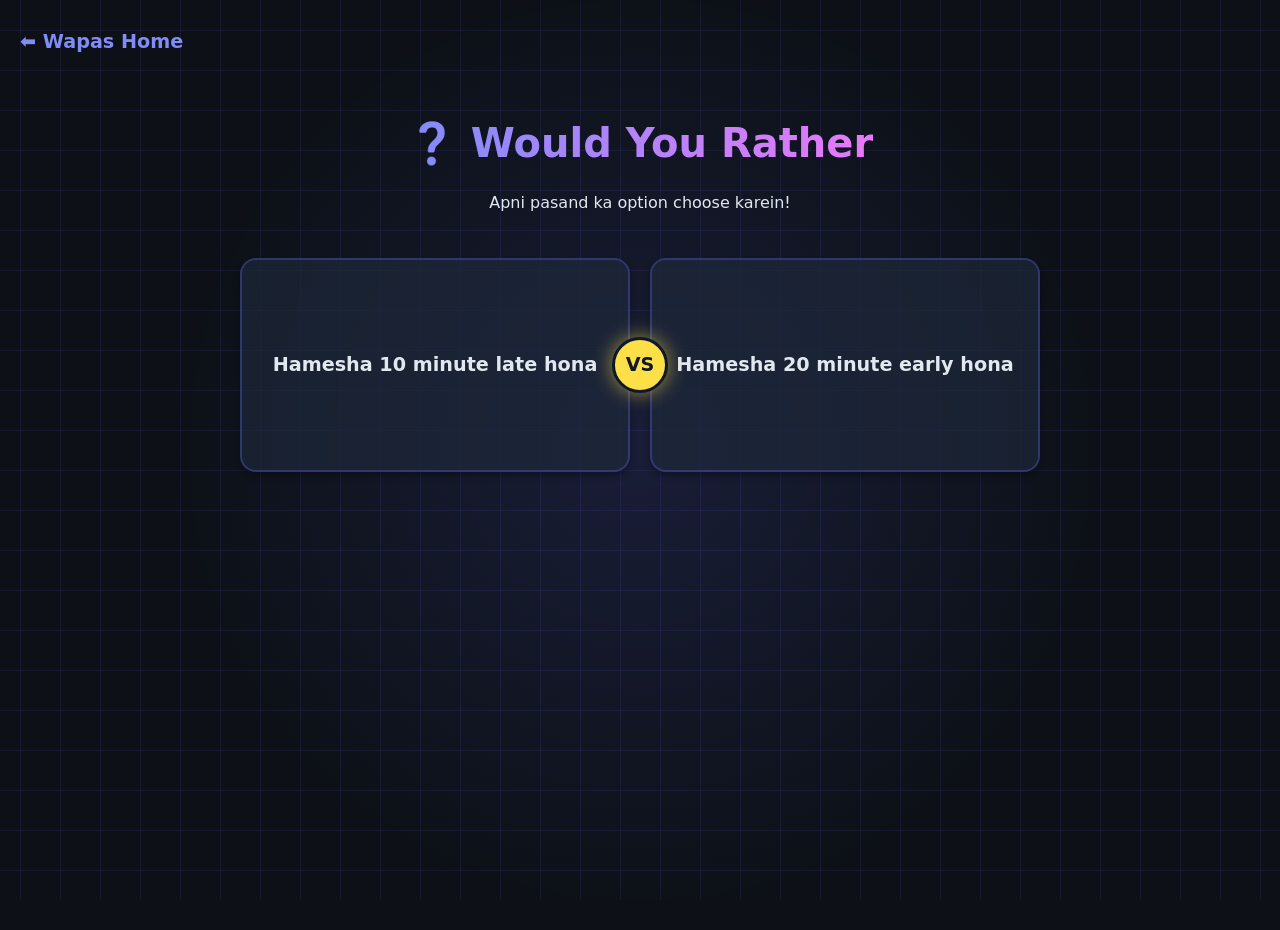
<file: wyr/index.html>
<!DOCTYPE html>
<html lang="ur">
<head>
  <meta charset="UTF-8">
  <meta name="viewport" content="width=device-width, initial-scale=1">
  <title>Would You Rather - FunZone</title>
  <style>
    body { 
      font-family: system-ui, sans-serif; color: #e2e8f0; text-align: center; padding-top: 30px; 
      min-height: 100vh; margin: 0; overflow-x: hidden; display: flex; flex-direction: column; align-items: center;
      /* NAYA THEME */
      background-color: #0d1117;
      background-image: linear-gradient(rgba(99, 102, 241, 0.1) 1px, transparent 1px), linear-gradient(90deg, rgba(99, 102, 241, 0.1) 1px, transparent 1px);
      background-size: 40px 40px; background-position: center center; background-attachment: fixed;
    }
    body::before {
      content: ''; position: fixed; top: 50%; left: 50%; transform: translate(-50%, -50%);
      width: 100vw; height: 100vh; background: radial-gradient(circle at center, rgba(99, 102, 241, 0.15) 0%, transparent 60%);
      z-index: -1; pointer-events: none;
    }
    a { color: #818cf8; text-decoration: none; font-size: 1.2rem; display: inline-block; margin-bottom: 20px; align-self: flex-start; margin-left: 20px; font-weight: bold; }
    a:hover { text-decoration: underline; text-shadow: 0 0 10px rgba(129, 140, 248, 0.5); }
    h1 { font-size: 2.5rem; margin-bottom: 10px; background: linear-gradient(to right, #818cf8, #e879f9); -webkit-background-clip: text; -webkit-text-fill-color: transparent; }
    
    .game-container { width: 100%; max-width: 800px; padding: 20px; display: flex; flex-direction: column; align-items: center; }
    .question-box { display: flex; justify-content: space-between; align-items: stretch; width: 100%; gap: 20px; margin-top: 30px; position: relative; }
    
    .vs-badge { position: absolute; top: 50%; left: 50%; transform: translate(-50%, -50%); background: #fde047; color: #0f172a; font-weight: bold; font-size: 1.2rem; width: 50px; height: 50px; display: flex; align-items: center; justify-content: center; border-radius: 50%; box-shadow: 0 0 20px rgba(253, 224, 71, 0.6); z-index: 10; border: 3px solid #0f172a; }
    
    .option { 
      flex: 1; background: rgba(30, 41, 59, 0.7); backdrop-filter: blur(10px); border: 2px solid rgba(99, 102, 241, 0.3); 
      border-radius: 16px; padding: 30px 20px; font-size: 1.2rem; font-weight: bold; cursor: pointer; transition: all 0.3s ease; 
      display: flex; align-items: center; justify-content: center; min-height: 150px; box-shadow: 0 4px 6px rgba(0,0,0,0.3);
    }
    .option:hover { border-color: #818cf8; transform: translateY(-5px); background: rgba(30, 41, 59, 0.9); box-shadow: 0 10px 25px rgba(99, 102, 241, 0.3); }
    .option.selected { border-color: #10b981; background: rgba(16, 185, 129, 0.2); transform: scale(1.05); box-shadow: 0 0 20px rgba(16, 185, 129, 0.4); }
    .option.faded { opacity: 0.3; transform: scale(0.95); }
    
    @keyframes fadeIn { from { opacity: 0; transform: translateY(20px); } to { opacity: 1; transform: translateY(0); } }
    .fade-in { animation: fadeIn 0.5s ease-out forwards; }
    
    @media (max-width: 600px) { .question-box { flex-direction: column; gap: 40px; } .vs-badge { top: 50%; } }
  </style>
</head>
<body>
  <a href="../index.html">⬅️ Wapas Home</a>
  <div class="game-container">
    <h1>❓ Would You Rather</h1>
    <p>Apni pasand ka option choose karein!</p>
    <div class="question-box fade-in" id="questionBox">
      <div class="vs-badge">VS</div>
      <div class="option" id="optionA" onclick="chooseOption('A')">Option A</div>
      <div class="option" id="optionB" onclick="chooseOption('B')">Option B</div>
    </div>
  </div>
  <script>
    const questions = [
      { a: "Hamesha 10 minute late hona", b: "Hamesha 20 minute early hona" },
      { a: "Social media hamesha ke liye chhor dena", b: "Movies aur series hamesha ke liye chhor dena" },
      { a: "Udne ki taqat (Fly)", b: "Ghayab hone ki taqat (Invisible)" },
      { a: "Zindagi bhar sirf Biryani khana", b: "Zindagi bhar sirf Pizza khana" },
      { a: "Unlimited paisa", b: "Unlimited waqt" },
      { a: "Apni pasand ki job aur kam tankhwah", b: "Napasand ki job aur moti tankhwah" },
      { a: "Hamesha sach bolna", b: "Hamesha jhoot bolna" },
      { a: "Dunya ka sab se ameer insaan banna", b: "Dunya ka sab se aqalmand insaan banna" },
      { a: "Hamesha mobile par 2G internet", b: "Hamesha mobile par 0% battery" },
      { a: "Har roz subah 5 baje uthna", b: "Har raat 3 baje tak na sona" }
    ];
    let currentQuestionIndex = 0;
    function loadQuestion() {
      const optionA = document.getElementById('optionA'); const optionB = document.getElementById('optionB'); const questionBox = document.getElementById('questionBox');
      optionA.className = 'option'; optionB.className = 'option'; questionBox.classList.remove('fade-in');
      void questionBox.offsetWidth; questionBox.classList.add('fade-in');
      if (currentQuestionIndex >= questions.length) currentQuestionIndex = 0; 
      optionA.innerText = questions[currentQuestionIndex].a; optionB.innerText = questions[currentQuestionIndex].b;
    }
    function chooseOption(choice) {
      const optionA = document.getElementById('optionA'); const optionB = document.getElementById('optionB');
      if (optionA.classList.contains('selected') || optionB.classList.contains('selected')) return;
      if (choice === 'A') { optionA.classList.add('selected'); optionB.classList.add('faded'); } 
      else { optionB.classList.add('selected'); optionA.classList.add('faded'); }
      setTimeout(() => { currentQuestionIndex++; loadQuestion(); }, 1200);
    }
    window.onload = loadQuestion;
  </script>
</body>
</html>
</file>
<file: style.css>
* { margin: 0; padding: 0; box-sizing: border-box; font-family: 'Segoe UI', system-ui, sans-serif; }

:root {
  --bg-main: #0b0f19;
  --bg-sidebar: #111827;
  --bg-card: #1f2937;
  --text-main: #f3f4f6;
  --text-muted: #9ca3af;
  --accent: #8b5cf6;
  --border-color: #374151;
  --grid-color: rgba(139, 92, 246, 0.05);
}

body.light-mode {
  --bg-main: #f3f4f6;
  --bg-sidebar: #ffffff;
  --bg-card: #ffffff;
  --text-main: #111827;
  --text-muted: #6b7280;
  --accent: #6366f1;
  --border-color: #e5e7eb;
  --grid-color: rgba(99, 102, 241, 0.08);
}

body {
  background-color: var(--bg-main);
  color: var(--text-main);
  transition: background-color 0.3s, color 0.3s;
  min-height: 100vh;
  background-image: 
    linear-gradient(var(--grid-color) 1px, transparent 1px),
    linear-gradient(90deg, var(--grid-color) 1px, transparent 1px);
  background-size: 50px 50px;
}

/* --- SIDEBAR DESIGN --- */
.sidebar {
  position: fixed; 
  top: 0; 
  left: 0; 
  width: 260px; /* Fix width */
  height: 100vh;
  background-color: var(--bg-sidebar); 
  border-right: 1px solid var(--border-color);
  padding: 20px 0; 
  display: flex; 
  flex-direction: column;
  transition: transform 0.3s ease; 
  z-index: 1000;
}

.sidebar-logo {
  font-size: 1.5rem; 
  font-weight: 800; 
  padding: 0 20px 20px;
  border-bottom: 1px solid var(--border-color);
  display: flex; 
  align-items: center; 
  gap: 10px;
}

.sidebar-menu { 
  padding: 20px 15px; 
  overflow-y: auto; 
  flex: 1; 
  display: flex; 
  flex-direction: column; 
}

.menu-title {
  font-size: 0.75rem; 
  color: var(--text-muted); 
  font-weight: 700;
  letter-spacing: 1px; 
  margin-bottom: 10px; 
  padding-left: 10px;
}

.nav-link {
  display: flex; 
  align-items: center; 
  padding: 12px 15px;
  color: var(--text-muted); 
  text-decoration: none; 
  border-radius: 8px;
  margin-bottom: 5px; 
  font-weight: 500; 
  font-size: 0.95rem; 
  transition: all 0.2s;
  white-space: nowrap; 
}

/* SVG Icons ko fix size dena */
.nav-link svg { 
  width: 20px; 
  height: 20px; 
  min-width: 20px;
  margin-right: 12px; 
}

.nav-link svg { 
  width: 20px; 
  height: 20px; 
  min-width: 20px;
  margin-right: 12px; 
}

/* --- TOGGLE SWITCH --- */
.theme-toggle-container {
  display: flex; 
  justify-content: space-between; 
  align-items: center;
  padding: 10px 15px; 
  font-weight: 600;
}
.theme-switch { 
  position: relative; 
  display: inline-block; 
  width: 44px; 
  height: 24px; 
}
.theme-switch input { opacity: 0; width: 0; height: 0; }
.slider { 
  position: absolute; 
  cursor: pointer; 
  top: 0; left: 0; right: 0; bottom: 0; 
  background-color: #4b5563; 
  transition: .4s; 
  border-radius: 34px; 
}
.slider:before { 
  position: absolute; 
  content: ""; 
  height: 18px; 
  width: 18px; 
  left: 3px; 
  bottom: 3px; 
  background-color: white; 
  transition: .4s; 
  border-radius: 50%; 
}
input:checked + .slider { background-color: var(--accent); }
input:checked + .slider:before { transform: translateX(20px); }

/* --- MAIN CONTENT AREA --- */
.main-content { 
  margin-left: 260px; /* Sidebar ki width ke barabar */
  min-height: 100vh; 
  transition: margin-left 0.3s ease; 
}

/* --- TOPBAR --- */
.topbar {
  height: 70px; 
  background-color: var(--bg-sidebar); 
  border-bottom: 1px solid var(--border-color);
  display: flex; 
  justify-content: space-between; 
  align-items: center; 
  padding: 0 30px;
  position: sticky; 
  top: 0; 
  z-index: 100;
}
.menu-btn {
  display: none; 
  background: none; 
  border: none; 
  cursor: pointer;
  flex-direction: column; 
  gap: 5px;
}
.menu-btn span { 
  width: 25px; 
  height: 3px; 
  background-color: var(--text-main); 
  border-radius: 3px; 
}
.user-profile { font-weight: bold; color: var(--accent); }

/* --- CONTENT & GRID --- */
.content-wrapper { padding: 40px 30px; }
.page-title { font-size: 2rem; margin-bottom: 8px; font-weight: 800; }
.page-subtitle { color: var(--text-muted); margin-bottom: 40px; }

.grid { 
  display: grid; 
  grid-template-columns: repeat(auto-fill, minmax(220px, 1fr)); 
  gap: 20px; 
}
.card {
  background-color: var(--bg-card); 
  border: 1px solid var(--border-color);
  border-radius: 16px; 
  padding: 25px 20px; 
  text-align: left;
  text-decoration: none; 
  color: inherit; 
  transition: all 0.3s ease;
  display: flex; 
  flex-direction: column;
}
.card:hover { 
  transform: translateY(-5px); 
  border-color: var(--accent); 
  box-shadow: 0 10px 25px rgba(0,0,0,0.2); 
}
.card-icon { font-size: 2.5rem; margin-bottom: 15px; }
.card h2 { font-size: 1.2rem; margin-bottom: 5px; color: var(--text-main); }
.card p { font-size: 0.9rem; color: var(--text-muted); }

/* --- OVERLAY FOR MOBILE --- */
.overlay { 
  position: fixed; top: 0; left: 0; width: 100vw; height: 100vh; 
  background: rgba(0,0,0,0.5); z-index: 999; 
  opacity: 0; pointer-events: none; transition: 0.3s; 
}
.overlay.active { opacity: 1; pointer-events: all; }

/* --- MOBILE RESPONSIVE --- */
@media (max-width: 768px) {
  .sidebar { transform: translateX(-100%); }
  .sidebar.active { transform: translateX(0); }
  .main-content { margin-left: 0; }
  .menu-btn { display: flex; }
  .topbar { padding: 0 15px; }
  .content-wrapper { padding: 20px 15px; }
  .page-title { font-size: 1.5rem; }
}
</file>
